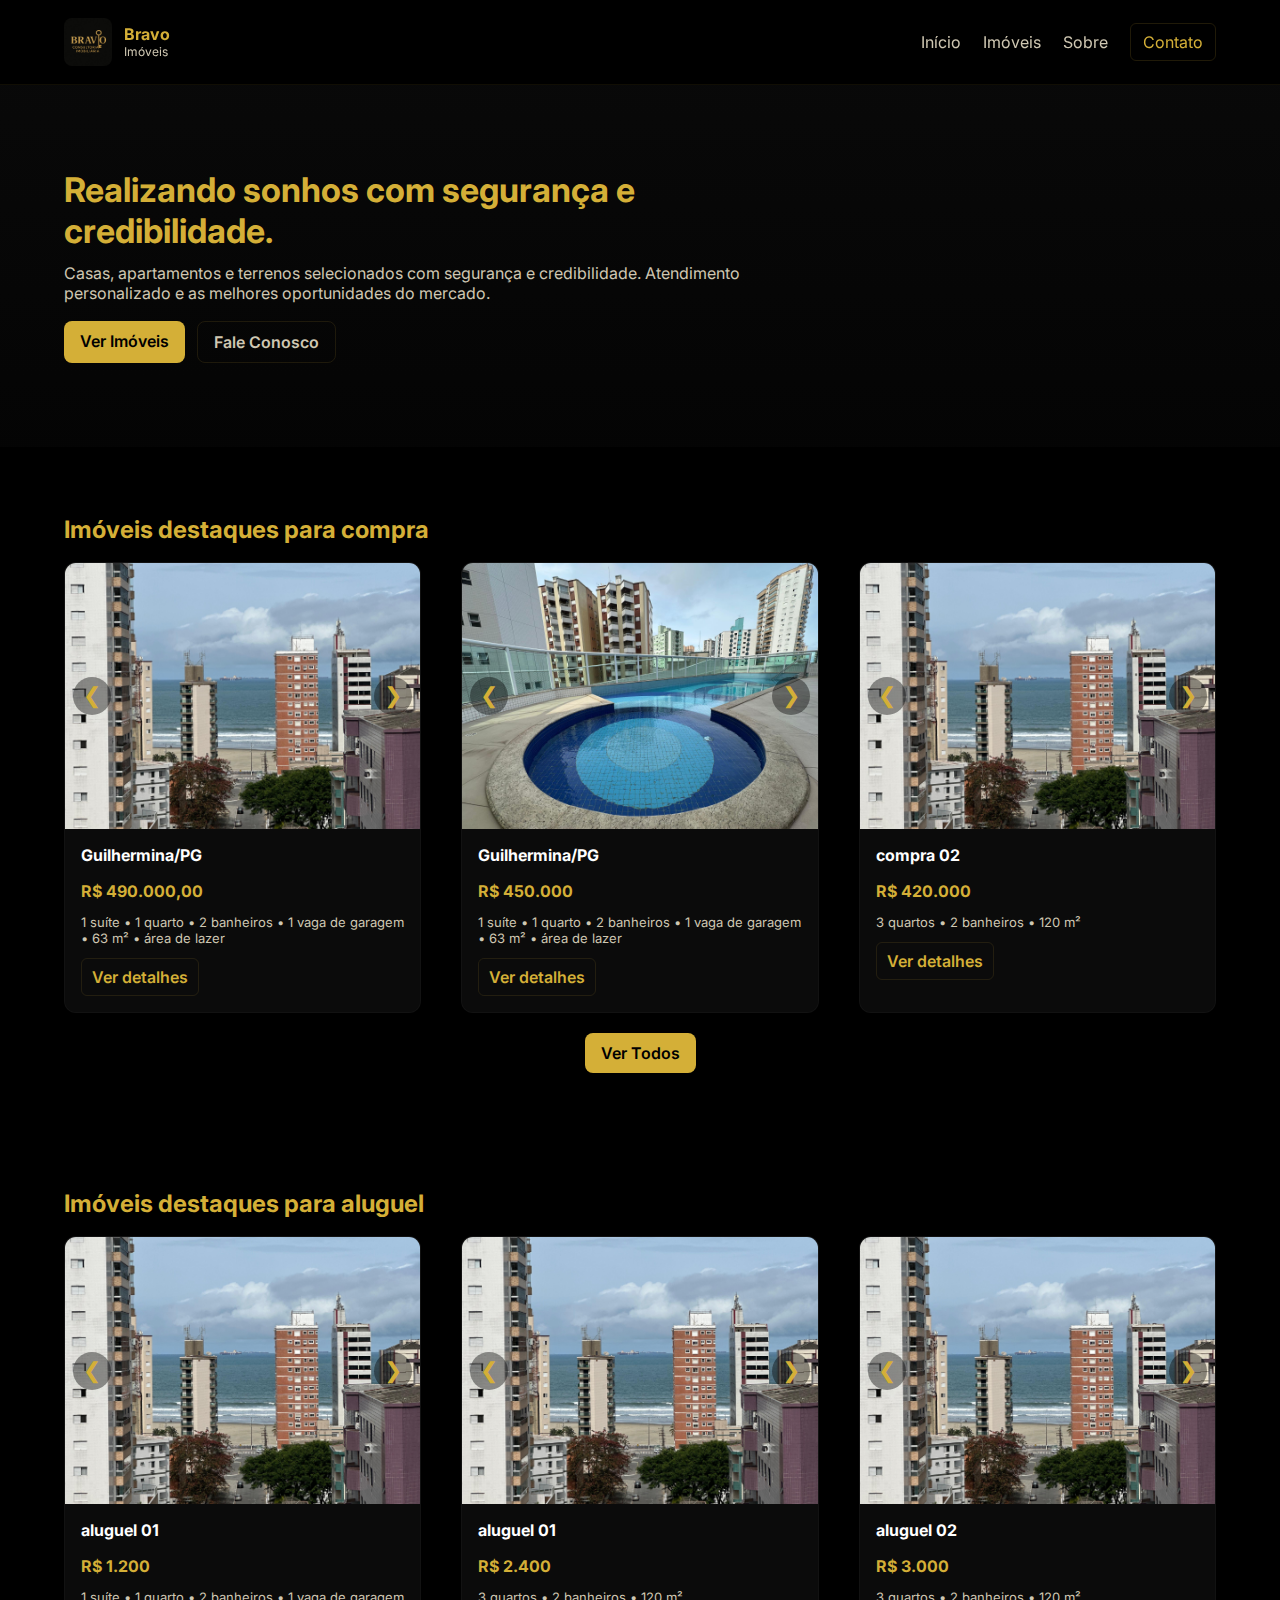
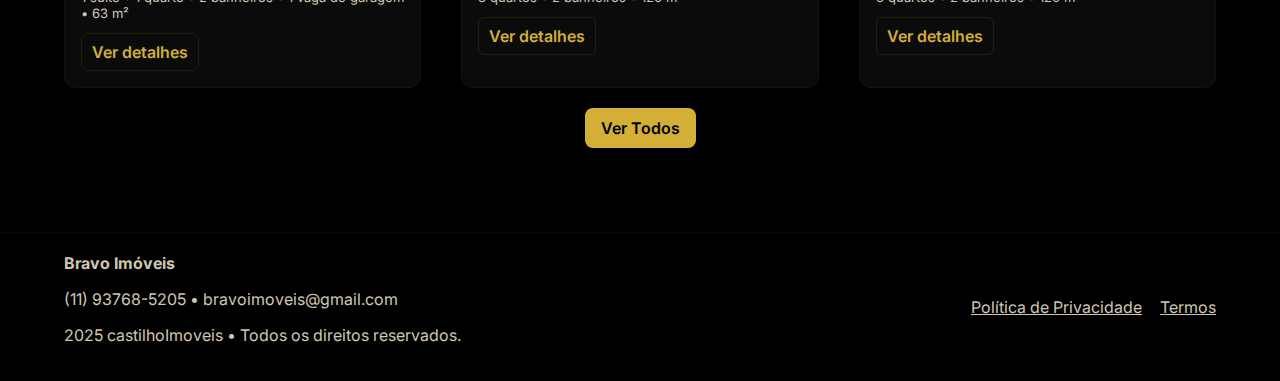
<file: index.html>
<!doctype html>
<html lang="pt-BR">
	<head>
		<meta charset="utf-8">
		<meta name="viewport" content="width=device-width, initial-scale=1">
		<title>Castilho Imóveis</title>
		<link rel="stylesheet" href="styles/home.css">
		<link rel="stylesheet" href="styles/global.css">
		<link rel="stylesheet" href="styles/mobile.css">
		<link href="https://fonts.googleapis.com/css2?family=Inter:wght@300;400;600;700&display=swap" rel="stylesheet">
	</head>
	<body>
		<header class="site-header">
			<div class="container header-inner">
				<div class="brand">
					<img src="imgs/Logo.jpeg" alt="">
					<div class="brand-text">
						<strong>Bravo</strong>
						<span>Imóveis</span>
					</div>
				</div>
				<nav class="nav" id="navMenu">
					<a href="#">Início</a>
					<a href="imoveis.html">Imóveis</a>
					<a href="sobre.html">Sobre</a>
					<a href="#" class="btn-outline">Contato</a>
				</nav>
				<button class="menu-toggle" id="menuToggle">☰</button>
			</div>
		</header>
		<main>
			<section class="hero">
				<div class="container hero-inner">
					<div class="hero-copy">
						<h1>Realizando sonhos com segurança e credibilidade.</h1>
						<p>Casas, apartamentos e terrenos selecionados com segurança e credibilidade. Atendimento personalizado e as melhores oportunidades do mercado.</p>
						<div class="hero-ctas">
							<a href="imoveis.html" class="btn btn-primary">Ver Imóveis</a>
							<a href="#contato" class="btn btn-ghost">Fale Conosco</a>
						</div>
					</div>
					
				</div>
			</section>
			<section id="imoveis" class="listings container">
				<h2>Imóveis destaques para compra</h2>
				<div class="grid">
					<article class="card">
						<div class="card-image carousel" data-carousel>
							<div class="carousel-images">
								<img src="imgs/aptos/apto01/19.jpeg" alt="">
								<img src="imgs/aptos/apto01/13.jpeg" alt="">
								<img src="imgs/aptos/apto01/10.jpeg" alt="">
								<img src="imgs/aptos/apto01/32.jpeg" alt="">
							</div>
							<button class="prev">&#10094;</button>
							<button class="next">&#10095;</button>
							</div>
						<div class="card-body">
							<h3>Guilhermina/PG</h3>
							<p class="price">R$ 490.000,00</p>
							<p class="meta">1 suíte • 1 quarto • 2 banheiros • 1 vaga de garagem • 63 m² • área de lazer </p>
							<a class="btn btn-sm" href="#" onclick="verDetalhes(1)">Ver detalhes</a>
						</div>
					</article>
					<!-- ap02 -->
					<article class="card">
						<div class="card-image carousel" data-carousel>
							<div class="carousel-images">
								<img src="imgs/aptos/apto02/01.jpeg" alt="">
								<img src="imgs/aptos/apto02/12.jpeg" alt="">
								<img src="imgs/aptos/apto02/14.jpeg" alt="">
								<img src="imgs/aptos/apto02/17.jpeg" alt="">
								<img src="imgs/aptos/apto02/17.jpeg" alt="">
								<img src="imgs/aptos/apto02/19.jpeg" alt="">
							</div>
							<button class="prev">&#10094;</button>
							<button class="next">&#10095;</button>
							</div>
						<div class="card-body">
							<h3>Guilhermina/PG</h3>
							<p class="price">R$ 450.000</p>
							<p class="meta">1 suíte • 1 quarto • 2 banheiros • 1 vaga de garagem • 63 m² • área de lazer</p>
							<a class="btn btn-sm" href="#" onclick="verDetalhes(3)">Ver detalhes</a>
						</div>
					</article>
					<!-- ap03 -->
					<article class="card">
						<div class="card-image carousel" data-carousel>
							<div class="carousel-images">
								<img src="imgs/aptos/apto01/19.jpeg" alt="">
								<img src="imgs/aptos/apto01/13.jpeg" alt="">
								<img src="imgs/aptos/apto01/10.jpeg" alt="">
								<img src="imgs/aptos/apto01/32.jpeg" alt="">
							</div>
							<button class="prev">&#10094;</button>
							<button class="next">&#10095;</button>
							</div>
						<div class="card-body">
							<h3>compra 02</h3>
							<p class="price">R$ 420.000</p>
							<p class="meta">3 quartos • 2 banheiros • 120 m²</p>
							<a class="btn btn-sm" href="#" onclick="verDetalhes(4)">Ver detalhes</a>
						</div>
					</article>	
				</div>
				<div class="ver-todos-container">
						<a class="btn btn-sm-mid" href="comprar.html">Ver Todos</a>
					</div>
			</section>
			<!-- aluguel -->
			 <section id="imoveis" class="listings container">
				<h2>Imóveis destaques para aluguel</h2>
				<div class="grid">
					<article class="card">
						<div class="card-image carousel" data-carousel>
							<div class="carousel-images">
								<img src="imgs/aptos/apto01/19.jpeg" alt="">
								<img src="imgs/aptos/apto01/13.jpeg" alt="">
								<img src="imgs/aptos/apto01/10.jpeg" alt="">
								<img src="imgs/aptos/apto01/32.jpeg" alt="">
							</div>
							<button class="prev">&#10094;</button>
							<button class="next">&#10095;</button>
							</div>
						<div class="card-body">
							<h3>aluguel 01</h3>
							<p class="price">R$ 1.200</p>
							<p class="meta">1 suíte • 1 quarto • 2 banheiros • 1 vaga de garagem • 63 m²</p>
							<a class="btn btn-sm" href="#" onclick="verDetalhes(2)">Ver detalhes</a>
						</div>
					</article>
					<article class="card">
						<div class="card-image carousel" data-carousel>
							<div class="carousel-images">
								<img src="imgs/aptos/apto01/19.jpeg" alt="">
								<img src="imgs/aptos/apto01/13.jpeg" alt="">
								<img src="imgs/aptos/apto01/10.jpeg" alt="">
								<img src="imgs/aptos/apto01/32.jpeg" alt="">
							</div>
							<button class="prev">&#10094;</button>
							<button class="next">&#10095;</button>
							</div>
						<div class="card-body">
							<h3>aluguel 01</h3>
							<p class="price">R$ 2.400</p>
							<p class="meta">3 quartos • 2 banheiros • 120 m²</p>
							<a class="btn btn-sm" href="#" onclick="verDetalhes(4)">Ver detalhes</a>
						</div>
					</article>
					<article class="card">
						<div class="card-image carousel" data-carousel>
							<div class="carousel-images">
								<img src="imgs/aptos/apto01/19.jpeg" alt="">
								<img src="imgs/aptos/apto01/13.jpeg" alt="">
								<img src="imgs/aptos/apto01/10.jpeg" alt="">
								<img src="imgs/aptos/apto01/32.jpeg" alt="">
							</div>
							<button class="prev">&#10094;</button>
							<button class="next">&#10095;</button>
							</div>
						<div class="card-body">
							<h3>aluguel 02</h3>
							<p class="price">R$ 3.000</p>
							<p class="meta">3 quartos • 2 banheiros • 120 m²</p>
							<a class="btn btn-sm" href="#" onclick="verDetalhes(4)">Ver detalhes</a>
						</div>
					</article>	
				</div>
				<div class="ver-todos-container">
						<a class="btn btn-sm-mid" href="comprar.html">Ver Todos</a>
					</div>
			</section>
		</main>

		<footer class="site-footer">
			<div class="container footer-inner">
				<div>
					<strong>Bravo Imóveis</strong>
					<p>(11) 93768-5205 • bravoimoveis@gmail.com</p>
			
					<p>2025 castilhoImoveis • Todos os direitos reservados.</p>
				</div>
				<div class="footer-links">
					<a href="#">Política de Privacidade</a>
					<a href="#">Termos</a>
				</div>
			</div>
		</footer>
		<script src="scripts/script.js"></script>
		<script src="scripts/filtro.js" type="module"></script>
		
	</body>
</html>
</file>
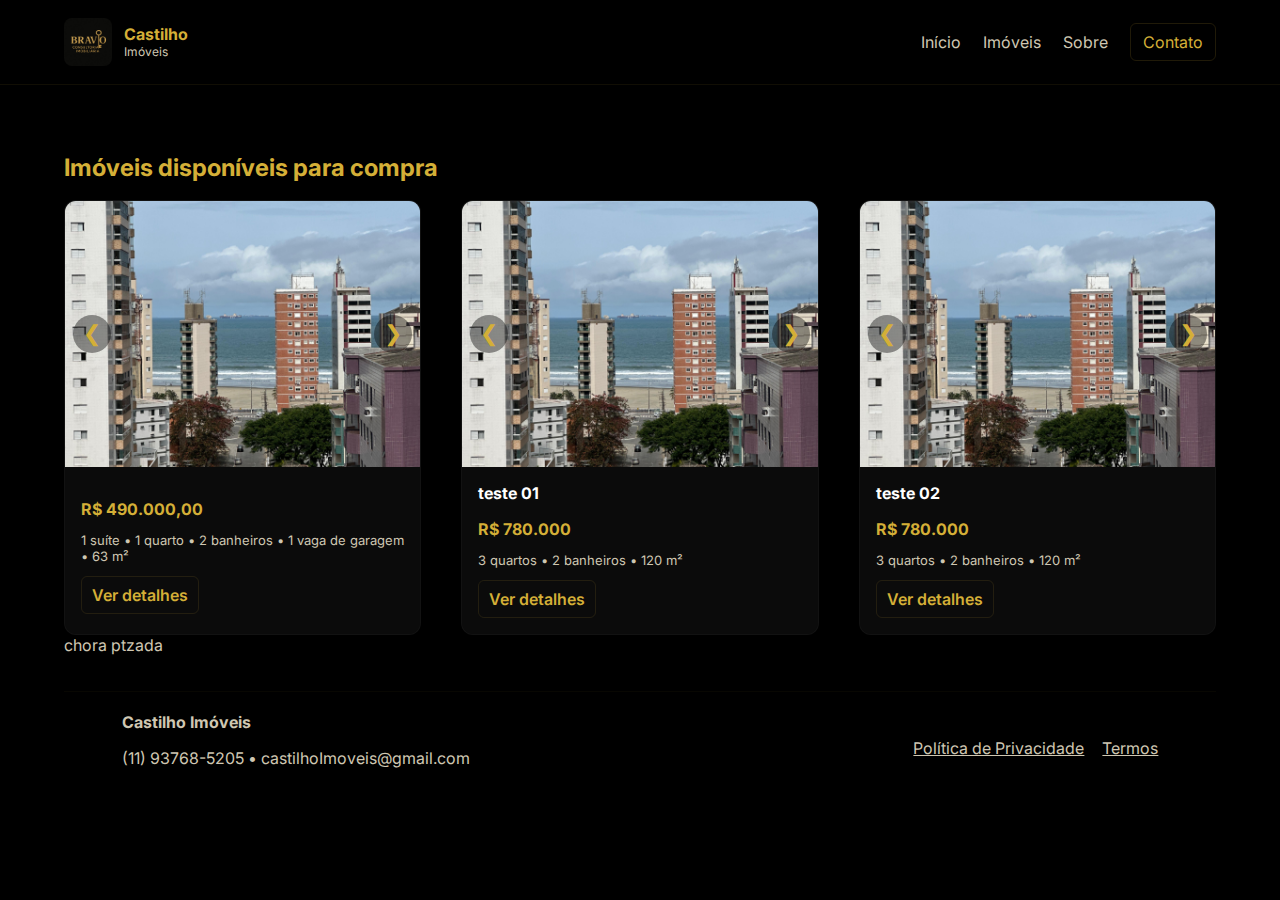
<file: comprar.html>
<!doctype html>
<html lang="pt-BR">
	<head>
		<meta charset="utf-8">
		<meta name="viewport" content="width=device-width, initial-scale=1">
		<title>Castilho Imóveis</title>
		<link rel="stylesheet" href="styles/comprar.css">
		<link rel="stylesheet" href="styles/global.css">
		<link rel="stylesheet" href="styles/mobile.css">
		<link href="https://fonts.googleapis.com/css2?family=Inter:wght@300;400;600;700&display=swap" rel="stylesheet">
	</head>
	<body>
		<header class="site-header">
			<div class="container header-inner">
				<div class="brand">
					<img src="imgs/Logo.jpeg" alt="">
					<div class="brand-text">
						<strong>Castilho</strong>
						<span>Imóveis</span>
					</div>
				</div>
				<nav class="nav" id="navMenu">
					<a href="index.html">Início</a>
					<a href="imoveis.html">Imóveis</a>
					<a href="sobre.html">Sobre</a>
					<a href="#" class="btn-outline">Contato</a>
				</nav>
				<button class="menu-toggle" id="menuToggle">☰</button>
			</div>
		</header>
                <section id="imoveis" class="listings container">
				<h2>Imóveis disponíveis para compra</h2>
				<div class="grid">
					<article class="card">
						<div class="card-image carousel" data-carousel>
							<div class="carousel-images">
								<img src="imgs/aptos/apto01/19.jpeg" alt="">
								<img src="imgs/aptos/apto01/13.jpeg" alt="">
								<img src="imgs/aptos/apto01/10.jpeg" alt="">
								<img src="imgs/aptos/apto01/32.jpeg" alt="">
							</div>
							<button class="prev">&#10094;</button>
							<button class="next">&#10095;</button>
							</div>
						<div class="card-body">
							<h3></h3>
							<p class="price">R$ 490.000,00</p>
							<p class="meta">1 suíte • 1 quarto • 2 banheiros • 1 vaga de garagem • 63 m²</p>
							<a class="btn btn-sm" href="#">Ver detalhes</a>
						</div>
					</article>
					<article class="card">
						<div class="card-image carousel" data-carousel>
							<div class="carousel-images">
								<img src="imgs/aptos/apto01/19.jpeg" alt="">
								<img src="imgs/aptos/apto01/13.jpeg" alt="">
								<img src="imgs/aptos/apto01/10.jpeg" alt="">
								<img src="imgs/aptos/apto01/32.jpeg" alt="">
							</div>
							<button class="prev">&#10094;</button>
							<button class="next">&#10095;</button>
							</div>
						<div class="card-body">
							<h3>teste 01</h3>
							<p class="price">R$ 780.000</p>
							<p class="meta">3 quartos • 2 banheiros • 120 m²</p>
							<a class="btn btn-sm" href="#">Ver detalhes</a>
						</div>
					</article>
					<article class="card">
						<div class="card-image carousel" data-carousel>
							<div class="carousel-images">
								<img src="imgs/aptos/apto01/19.jpeg" alt="">
								<img src="imgs/aptos/apto01/13.jpeg" alt="">
								<img src="imgs/aptos/apto01/10.jpeg" alt="">
								<img src="imgs/aptos/apto01/32.jpeg" alt="">
							</div>
							<button class="prev">&#10094;</button>
							<button class="next">&#10095;</button>
							</div>
						<div class="card-body">
							<h3>teste 02</h3>
							<p class="price">R$ 780.000</p>
							<p class="meta">3 quartos • 2 banheiros • 120 m²</p>
							<a class="btn btn-sm" href="#">Ver detalhes</a>
						</div>
					</article>	
				</div>


chora ptzada
        <footer class="site-footer">
                <div class="container footer-inner">
                    <div>
                        <strong>Castilho Imóveis</strong>
                        <p>(11) 93768-5205 • castilhoImoveis@gmail.com</p>
                    </div>
                    <div class="footer-links">
                        <a href="#">Política de Privacidade</a>
                        <a href="#">Termos</a>
                    </div>
                </div>
            </footer>
		<script src="scripts/script.js"></script>
	</body>
</html>
</file>
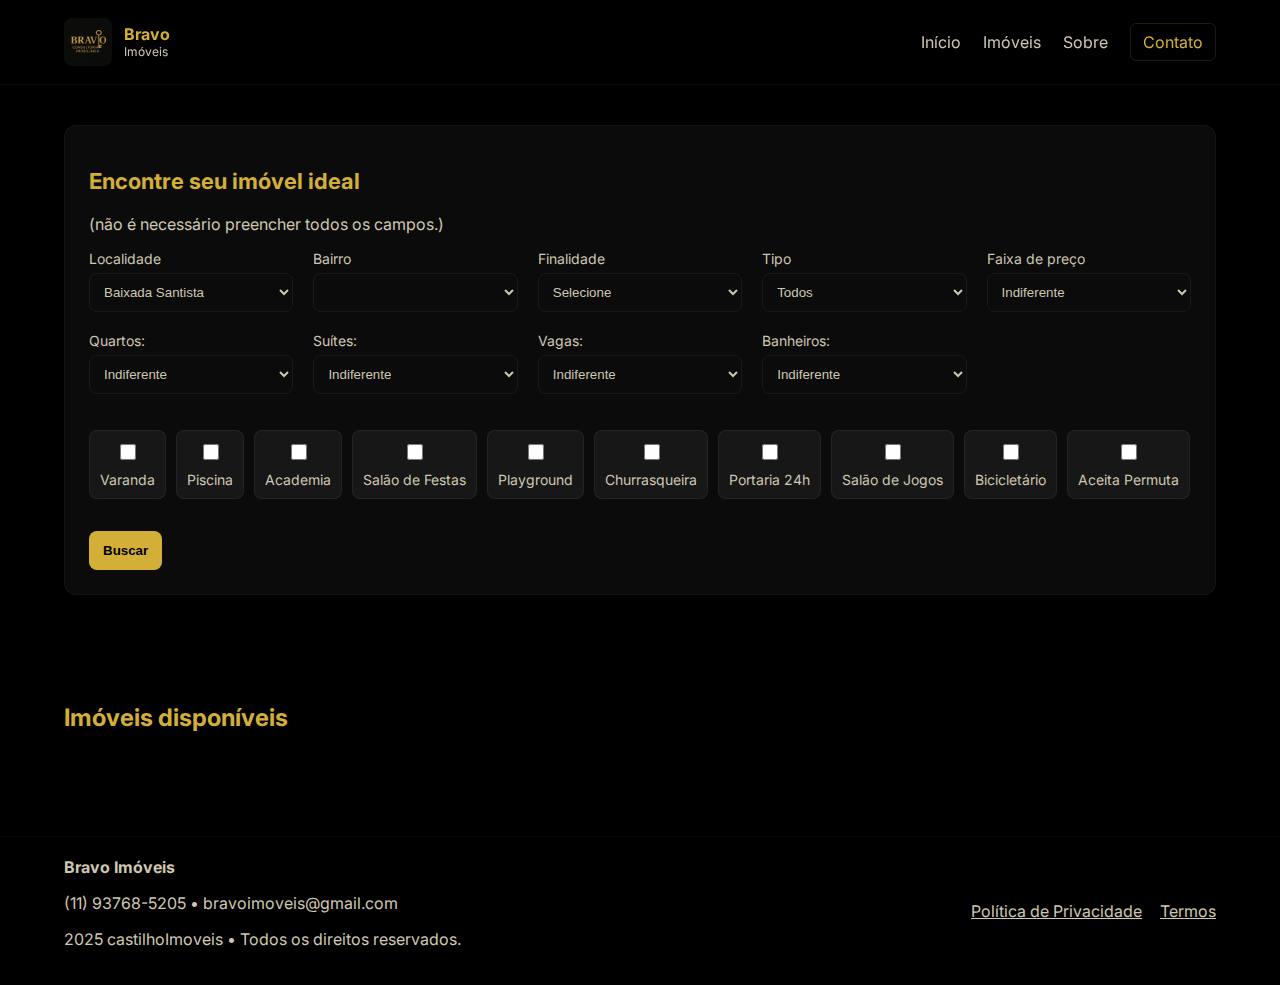
<file: imoveis.html>
<!doctype html>
<html lang="pt-BR">
<head>
    <meta charset="utf-8">
    <meta name="viewport" content="width=device-width, initial-scale=1">
    <title>Castilho Imóveis</title>
    <link rel="stylesheet" href="styles/imoveis.css">
    <link rel="stylesheet" href="styles/global.css">
    <link rel="stylesheet" href="styles/mobile.css">
    <link href="https://fonts.googleapis.com/css2?family=Inter:wght@300;400;600;700&display=swap" rel="stylesheet">
</head>

<body>
<header class="site-header">
    <div class="container header-inner">
        <div class="brand">
            <img src="imgs/Logo.jpeg" alt="">
            <div class="brand-text">
                <strong>Bravo</strong>
                <span>Imóveis</span>
            </div>
        </div>

        <nav class="nav" id="navMenu">
            <a href="index.html">Início</a>
            <a href="imoveis.html">Imóveis</a>
            <a href="sobre.html">Sobre</a>
            <a href="#" class="btn-outline">Contato</a>
        </nav>

        <button class="menu-toggle" id="menuToggle">☰</button>
    </div>
</header>

<section class="search-section">
    <div class="search-card container">
        <h2>Encontre seu imóvel ideal</h2>
        <p>(não é necessário preencher todos os campos.)</p>

        <form class="search-form" aria-label="Busca de imóveis">

            <label>Localidade
                <select name="Localidade" id="Localidade">
                    <option value="baxd">Baixada Santista</option>
                    <option value="snts">Santos/SP</option>
                    <option value="pg">Praia Grande/SP</option>
                    <option value="sv">São Vicente/SP</option>
                </select>
            </label>

            <label>Bairro
                <select name="Bairro" id="bairro">
                    <option value=""></option>
                </select>
            </label>

            <label>Finalidade
                <select name="finalidade" id="finalidade">
                    <option value="null">Selecione</option>
                    <option value="compra">Comprar</option>
                    <option value="aluguel">Alugar</option>
                </select>
            </label>

            <label>Tipo
                <select name="tipo" id="tipo">
                    <option value="tds">Todos</option>
                    <option value="casa">Casa</option>
                    <option value="apto">Apartamento</option>
                    <option value="terreno">Terreno</option>
                </select>
            </label>

            <label>Faixa de preço
                <select name="preco" id="preco">
                    <option value="indif">Indiferente</option>
                    <option value="ateTrezen">Até R$ 300.000</option>
                    <option value="ateOitocen">R$ 300.000 - R$ 800.000</option>
                    <option value="acimaOitocen">Acima de R$ 800.000</option>
                </select>
            </label>

            <label>Quartos:
                <select id="fa_quartos">
                    <option value="">Indiferente</option>
                    <option value="1">1+</option>
                    <option value="2">2+</option>
                    <option value="3">3+</option>
                    <option value="4">4+</option>
                </select>
            </label>

            <label>Suítes:
                <select id="fa_suites">
                    <option value="">Indiferente</option>
                    <option value="1">1+</option>
                    <option value="2">2+</option>
                    <option value="3">3+</option>
                </select>
            </label>

            <label>Vagas:
                <select id="fa_vagas">
                    <option value="">Indiferente</option>
                    <option value="1">1+</option>
                    <option value="2">2+</option>
                    <option value="3">3+</option>
                </select>
            </label>

            <label>Banheiros:
                <select id="fa_banheiros">
                    <option value="">Indiferente</option>
                    <option value="1">1+</option>
                    <option value="2">2+</option>
                    <option value="3">3+</option>
                </select>
            </label>
            <div class="comodidades">
                <label><input type="checkbox" class="fa_com" value="varanda"> Varanda</label>
                <label><input type="checkbox" class="fa_com" value="piscina"> Piscina</label>
                <label><input type="checkbox" class="fa_com" value="academia"> Academia</label>
                <label><input type="checkbox" class="fa_com" value="salao_festas"> Salão de Festas</label>
                <label><input type="checkbox" class="fa_com" value="playground"> Playground</label>
                <label><input type="checkbox" class="fa_com" value="churrasqueira"> Churrasqueira</label>
                <label><input type="checkbox" class="fa_com" value="portaria_24h"> Portaria 24h</label>
                <label><input type="checkbox" class="fa_com" value="salao_jogos"> Salão de Jogos</label>
                <label><input type="checkbox" class="fa_com" value="bicicletario"> Bicicletário</label>
                <label><input type="checkbox" class="fa_com" value="permuta"> Aceita Permuta</label>
            </div>
            <div>
            <button class="btn btn-search">Buscar</button>
            </div>
        </form>
    </div>
</section>



<section id="imoveis" class="listings container">
    <h2>Imóveis disponíveis</h2>
    <h2></h2>

    <div class="grid" id="listaImoveis"></div>
</section>


<footer class="site-footer">
    <div class="container footer-inner">
        <div>
            <strong>Bravo Imóveis</strong>
            <p>(11) 93768-5205 • bravoimoveis@gmail.com</p>
            <p>2025 castilhoImoveis • Todos os direitos reservados.</p>
        </div>
        <div class="footer-links">
            <a href="#">Política de Privacidade</a>
            <a href="#">Termos</a>
        </div>
    </div>
</footer>

<script src="scripts/script.js"></script>
<script src="scripts/bairros.js"></script>
<script src="scripts/filtro.js"></script>

</body>
</html>
</file>
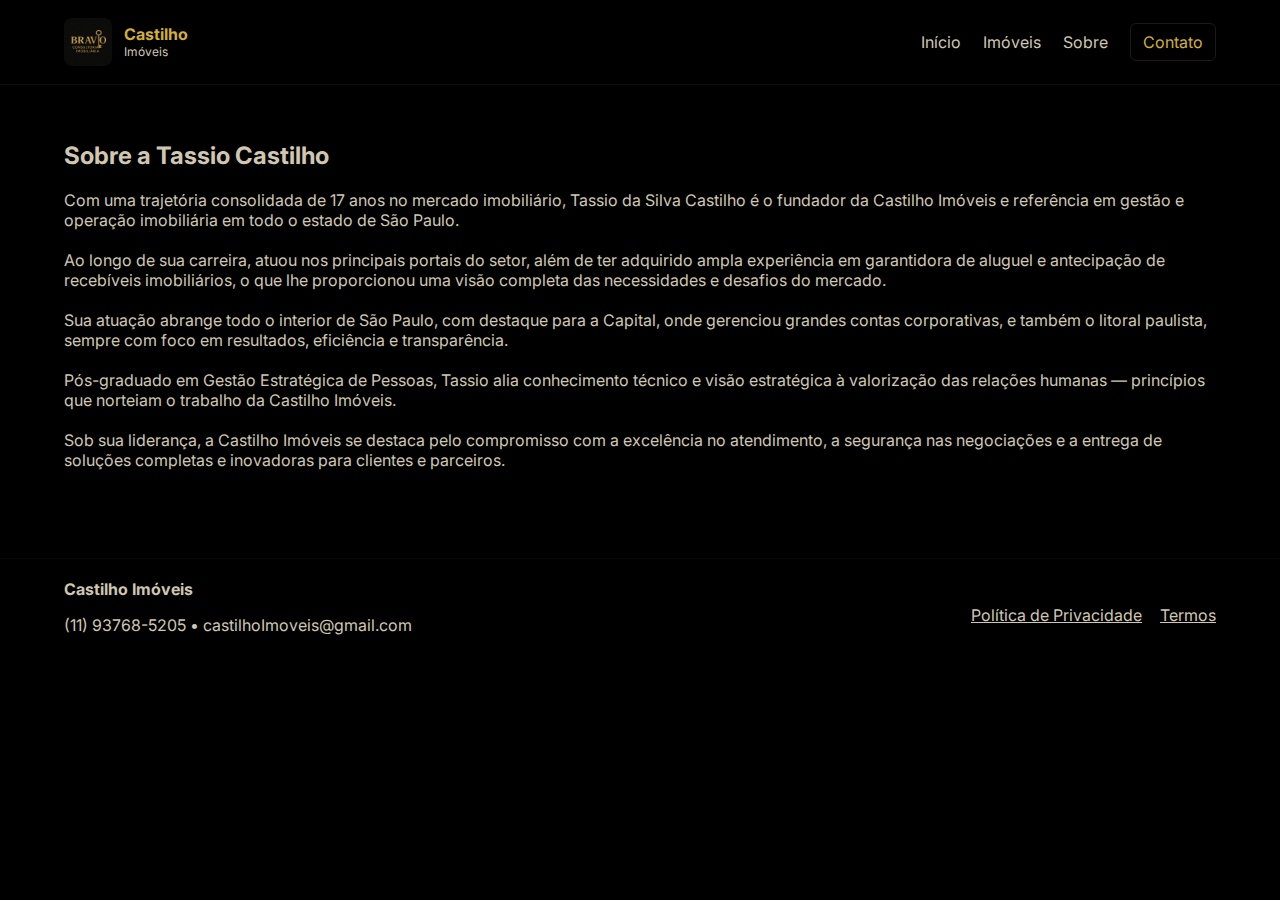
<file: sobre.html>
<!doctype html>
<html lang="pt-BR">
	<head>
		<meta charset="utf-8">
		<meta name="viewport" content="width=device-width, initial-scale=1">
		<title>Castilho Imóveis</title>
		<link rel="stylesheet" href="styles/sobre.css">
		<link rel="stylesheet" href="styles/global.css">
		<link rel="stylesheet" href="styles/mobile.css">
		<link href="https://fonts.googleapis.com/css2?family=Inter:wght@300;400;600;700&display=swap" rel="stylesheet">
	</head>
	<body>
		<header class="site-header">
			<div class="container header-inner">
				<div class="brand">
					<img src="imgs/Logo.jpeg" alt="">
					<div class="brand-text">
						<strong>Castilho</strong>
						<span>Imóveis</span>
					</div>
				</div>
				<nav class="nav" id="navMenu">
					<a href="index.html">Início</a>
					<a href="imoveis.html">Imóveis</a>
					<a href="#">Sobre</a>
					<a href="#" class="btn-outline">Contato</a>
				</nav>
				<button class="menu-toggle" id="menuToggle">☰</button>
			</div>
		</header>

        <section id="sobre" class="about container">
				<h2>Sobre a Tassio Castilho</h2>
				<p>

                    Com uma trajetória consolidada de 17 anos no mercado imobiliário, Tassio da Silva Castilho é o fundador da Castilho Imóveis e referência em gestão e operação imobiliária em todo o estado de São Paulo. <br>
                    <br>
                    Ao longo de sua carreira, atuou nos principais portais do setor, além de ter adquirido ampla experiência em garantidora de aluguel e antecipação de recebíveis imobiliários, o que lhe proporcionou uma visão completa das necessidades e desafios do mercado. <br>
                    <br>
                    Sua atuação abrange todo o interior de São Paulo, com destaque para a Capital, onde gerenciou grandes contas corporativas, e também o litoral paulista, sempre com foco em resultados, eficiência e transparência. <br>
                    <br>
                    Pós-graduado em Gestão Estratégica de Pessoas, Tassio alia conhecimento técnico e visão estratégica à valorização das relações humanas — princípios que norteiam o trabalho da Castilho Imóveis. <br>
                    <br>
                    Sob sua liderança, a Castilho Imóveis se destaca pelo compromisso com a excelência no atendimento, a segurança nas negociações e a entrega de soluções completas e inovadoras para clientes e parceiros.
                </p>
		</section>

        <footer class="site-footer">
                <div class="container footer-inner">
                    <div>
                        <strong>Castilho Imóveis</strong>
                        <p>(11) 93768-5205 • castilhoImoveis@gmail.com</p>
                    </div>
                    <div class="footer-links">
                        <a href="#">Política de Privacidade</a>
                        <a href="#">Termos</a>
                    </div>
                </div>
            </footer>
		<script src="scripts/script.js"></script>
	</body>
</html>
</file>
<file: styles/home.css>
/* ===== Hero ===== */
.hero {
  padding: 48px 0;
  background: linear-gradient(180deg, rgba(14, 14, 14, 0.6), rgba(6, 6, 6, 0.7));
}

.hero-inner {
  display: grid;
  grid-template-columns: 1fr 360px;
  gap: 36px;
  align-items: start;
  padding: 36px 0;
}

.hero-copy h1 {
  color: var(--gold);
  font-size: 34px;
  margin: 0 0 12px;
}

.hero-copy p {
  color: var(--muted);
  margin: 0 0 18px;
}

.hero-ctas {
  display: flex;
  gap: 12px;
}

/* ===== Buttons ===== */
.btn {
  display: inline-block;
  padding: 10px 16px;
  border-radius: 8px;
  text-decoration: none;
  font-weight: 600;
  color: #000;
  background: var(--gold);
  transition: 0.2s;
}

.btn-primary {
  background: var(--gold);
}

.btn-ghost {
  background: transparent;
  border: 1px solid rgba(212, 175, 55, 0.12);
  color: var(--muted);
}

.btn-search {
  background: var(--gold);
  color: #000;
  border: none;
  padding: 12px 14px;
  border-radius: 8px;
  margin-top: 12px;
}

.btn-sm {
  background: transparent;
  border: 1px solid rgba(212, 175, 55, 0.12);
  color: var(--gold);
  padding: 8px 10px;
  border-radius: 6px;
}

.ver-todos-container {
  display: flex;
  justify-content: center;
  margin-top: 20px;
}

.btn-ver-todos {
  background: var(--gold);
  color: #000;
  padding: 10px 18px;
  border-radius: 6px;
  text-decoration: none;
  font-weight: 600;
  transition: 0.2s;
}

.btn-ver-todos:hover {
  background: var(--gold-dark);
  transform: scale(1.05);
}

/* ===== Search Form ===== */
.search-form {
  background: var(--panel);
  padding: 16px;
  border-radius: 10px;
  border: 1px solid rgba(255, 255, 255, 0.03);
}

.search-form label {
  display: block;
  color: var(--muted);
  font-size: 13px;
  margin-bottom: 8px;
}

.search-form input,
.search-form select {
  width: 100%;
  padding: 10px;
  border-radius: 8px;
  border: 1px solid rgba(255, 255, 255, 0.04);
  background: transparent;
  color: var(--muted);
  margin-top: 6px;
}

/* ===== Listings ===== */
.listings {
  padding: 48px 0;
}

.listings h2 {
  color: var(--gold);
  margin-bottom: 18px;
}

.grid {
  display: grid;
  grid-template-columns: repeat(auto-fit, minmax(320px, 1fr));
  gap: 40px;
}

/* ==== Card ==== */
.card {
  background: var(--panel);
  border-radius: 12px;
  overflow: hidden;
  border: 1px solid rgba(255, 255, 255, 0.03);
  display: flex;
  flex-direction: column;
}

/* proporção 4:3 p/ imagens */
.card-image {
  aspect-ratio: 4 / 3;
  overflow: hidden;
  background: linear-gradient(135deg, #111, #222);
  position: relative;
}

/* ==== Carousel ==== */
.carousel {
  position: relative;
}

.carousel-images {
  display: flex;
  width: 100%;
  height: 100%;
  transition: transform 0.5s ease;
}

.carousel-images img {
  width: 100%;
  height: 100%;
  object-fit: cover;
  flex-shrink: 0;
}

/* Botões do carrossel */
.carousel button {
  position: absolute;
  top: 50%;
  transform: translateY(-50%);
  background: rgba(0, 0, 0, 0.4);
  color: var(--gold);
  border: none;
  font-size: 22px;
  cursor: pointer;
  padding: 6px 10px;
  border-radius: 50%;
  transition: 0.3s;
  z-index: 2;
}

.carousel button:hover {
  background: rgba(212, 175, 55, 0.2);
  color: #fff;
}

.carousel .prev {
  left: 8px;
}

.carousel .next {
  right: 8px;
}

/* corpo do card */
.card-body {
  padding: 16px;
}

.card-body h3 {
  margin: 0 0 8px;
  color: #fff;
  font-size: 16px;
}

.price {
  color: var(--gold);
  font-weight: 700;
  margin-bottom: 6px;
}

.meta {
  color: var(--muted);
  font-size: 13px;
  margin-bottom: 12px;
}



/* ===== Responsividade ===== */
@media (max-width: 768px) {
  .hero-inner {
    grid-template-columns: 1fr;
    gap: 24px;
  }

  .grid {
    gap: 28px;
  }

  .card-body {
    padding: 12px;
  }

  .carousel button {
    font-size: 18px;
    padding: 4px 8px;
  }
}
</file>
<file: styles/mobile.css>
/* Responsive */
@media (max-width:900px){
  .grid{grid-template-columns:repeat(2,1fr)}
  .hero-inner{grid-template-columns:1fr}
}
@media (max-width:600px){
  .grid{grid-template-columns:1fr}
  .nav{display:none}
  .brand-text strong{font-size:14px}
  .hero-copy h1{font-size:24px}
}

.menu-toggle {
  display: none;
  color: #ffff;
  font-size: 28px;
  background: none;
  border: none;
  cursor: pointer;
}

@media (max-width: 900px) {
  .menu-toggle {
    display: block;
  }

  .nav {
    display: none;
    flex-direction: column;
    background: rgb(0, 0, 0);
    position: absolute;
    top: 80px;
    left: 0;
    width: 100%;
    padding: 20px 0;
    box-shadow: 0 4px 10px rgba(0,0,0,0.1);
  }

  .nav a {
    display: block;
    text-align: center;
    padding: 10px 0;
  }

  /* Quando estiver ativo */
  .nav.active {
    display: flex;
  }
}
@media (max-width: 768px) {
  .search-form {
    grid-template-columns: 1fr;
  }

  .grid {
    gap: 28px;
  }

  .card-body {
    padding: 14px;
  }
}
@media (max-width: 880px) {
  .detalhe-grid {
    grid-template-columns: 1fr;
  }
}

@media (max-width: 600px) {
  .foto-principal {
    height: 300px;
  }

  .icons-info {
    gap: 20px;
  }

  .miniaturas img {
    height: 80px;
  }
}
@media (max-width: 900px) {
    .comodidades {
        grid-template-columns: repeat(3, 1fr); /* tablet */
    }
}

@media (max-width: 600px) {
    .comodidades {
        grid-template-columns: repeat(2, 1fr); /* celular */
    }
}

@media (max-width: 400px) {
    .comodidades {
        grid-template-columns: 1fr; /* telas muito pequenas */
    }
}
</file>
<file: styles/comprar.css>
/* ===== Listings ===== */
.listings {
  padding: 48px 0;
}

.listings h2 {
  color: var(--gold);
  margin-bottom: 18px;
}

.grid {
  display: grid;
  grid-template-columns: repeat(auto-fit, minmax(320px, 1fr));
  gap: 40px;
}
.card {
  background: var(--panel);
  border-radius: 12px;
  overflow: hidden;
  border: 1px solid rgba(255, 255, 255, 0.03);
  display: flex;
  flex-direction: column;
}

/* proporção 4:3 p/ imagens */
.card-image {
  aspect-ratio: 4 / 3;
  overflow: hidden;
  background: linear-gradient(135deg, #111, #222);
  position: relative;
}

/* ==== Carousel ==== */
.carousel {
  position: relative;
}

.carousel-images {
  display: flex;
  width: 100%;
  height: 100%;
  transition: transform 0.5s ease;
}

.carousel-images img {
  width: 100%;
  height: 100%;
  object-fit: cover;
  flex-shrink: 0;
}

/* Botões do carrossel */
.carousel button {
  position: absolute;
  top: 50%;
  transform: translateY(-50%);
  background: rgba(0, 0, 0, 0.4);
  color: var(--gold);
  border: none;
  font-size: 22px;
  cursor: pointer;
  padding: 6px 10px;
  border-radius: 50%;
  transition: 0.3s;
  z-index: 2;
}

.carousel button:hover {
  background: rgba(212, 175, 55, 0.2);
  color: #fff;
}

.carousel .prev {
  left: 8px;
}

.carousel .next {
  right: 8px;
}

/* corpo do card */
.card-body {
  padding: 16px;
}

.card-body h3 {
  margin: 0 0 8px;
  color: #fff;
  font-size: 16px;
}

.price {
  color: var(--gold);
  font-weight: 700;
  margin-bottom: 6px;
}

.meta {
  color: var(--muted);
  font-size: 13px;
  margin-bottom: 12px;
}
</file>
<file: styles/imoveis.css>
/* ===========================
   SEÇÃO DE BUSCA
=========================== */

.search-section {
  padding: 40px 0;
}

.search-card {
  background: var(--panel);
  border-radius: 12px;
  padding: 24px;
  border: 1px solid rgba(255, 255, 255, 0.04);
}

.search-card h2 {
  color: var(--gold);
  margin-bottom: 20px;
  font-size: 22px;
}

/* grid da busca */
.search-form {
  display: grid;
  grid-template-columns: repeat(auto-fit, minmax(180px, 1fr));
  gap: 20px;
}

.search-form label {
  display: flex;
  flex-direction: column;
  font-size: 14px;
  color: var(--muted);
}

.search-form select {
  margin-top: 6px;
  padding: 10px;
  border-radius: 8px;
  background: transparent;
  color: var(--muted);
  border: 1px solid rgba(255, 255, 255, 0.06);
}

.btn-search {
  margin-top: 28px;
  padding: 10px;
  background: var(--gold);
  color: #000;
  border-radius: 8px;
  border: none;
  font-weight: 600;
  cursor: pointer;
  transition: .3s;
}

.btn-search:hover {
  opacity: .8;
}
.comodidades {
  grid-column: 1 / -1;
  margin-top: 16px;
  display: flex;
  flex-wrap: wrap;
  gap: 10px;
}

.comodidades label {
    display: flex;
    align-items: center;
    gap: 8px;
    background: rgba(255,255,255,0.05);
    padding: 10px;
    border-radius: 8px;
    font-size: 14px;
    color: var(--muted);
    border: 1px solid rgba(255,255,255,0.06);
}

.comodidades label:hover {
    background: rgba(255, 255, 255, 0.10);
    border-color: rgba(255, 255, 255, 0.20);
}

.comodidades input[type="checkbox"] {
    width: 16px;
    height: 16px;
    accent-color: var(--gold);
    cursor: pointer;
}

.comodidades input[type="checkbox"]:checked + span {
    color: var(--gold);
    font-weight: 500;
}


/* ===========================
   LISTAGEM DE IMÓVEIS
=========================== */

.listings {
  padding: 48px 0;
}

.listings h2 {
  color: var(--gold);
  margin-bottom: 20px;
}

.grid {
  display: grid;
  grid-template-columns: repeat(auto-fit, minmax(310px, 1fr));
  gap: 36px;
}

/* Card */
.card {
  background: var(--panel);
  border-radius: 12px;
  overflow: hidden;
  border: 1px solid rgba(255,255,255,0.04);
  display: flex;
  flex-direction: column;
  transition: .3s;
}

.card:hover {
  transform: translateY(-4px);
  border-color: rgba(212,175,55,0.2);
}

/* imagem */
.card-image {
  aspect-ratio: 4 / 3;
  background: linear-gradient(135deg, #111, #1b1b1b);
  overflow: hidden;
  position: relative;
}

.card-image img {
  width: 100%;
  height: 100%;
  object-fit: cover;
}

/* corpo */
.card-body {
  padding: 16px;
}

.card-body h3 {
  font-size: 16px;
  color: #fff;
  margin-bottom: 8px;
}

.price {
  color: var(--gold);
  font-weight: 700;
  margin-bottom: 6px;
}

.meta {
  color: var(--muted);
  font-size: 13px;
  margin-bottom: 16px;
}

.card-body .btn-sm {
  display: inline-block;
  padding: 8px 12px;
  border-radius: 6px;
  background: var(--gold);
  color: #000;
  font-weight: 600;
  text-decoration: none;
  transition: .3s;
}

.card-body .btn-sm:hover {
  opacity: .8;
}


/* ===========================
   RESPONSIVIDADE
=========================== */
</file>
<file: styles/sobre.css>
/* ===== About ===== */
.about {
  padding: 36px 0;
  color: var(--muted);
}
</file>
<file: styles/global.css>
:root {
  --bg: #000000;
  --panel: #0b0b0b;
  --gold: #D4AF37;
  --gold-dark: #B2862A;
  --muted: #cfc7b2;
  --accent-weak: rgba(212, 175, 55, 0.08);
}
/* ===== Reset & Base ===== */
* {
  box-sizing: border-box;
}
html, body {
  height: 100%;
}
body {
  margin: 0;
  font-family: 'Inter', system-ui, -apple-system, 'Segoe UI', Roboto, 'Helvetica Neue', Arial;
  background: var(--bg);
  color: var(--muted);
  -webkit-font-smoothing: antialiased;
  -moz-osx-font-smoothing: grayscale;
}
.container {
  width: 90%;
  max-width: 1200px;
  margin: 0 auto;
}
/* Header */
.site-header{
  background:linear-gradient(0deg, rgba(0,0,0), rgba(0,0,0));
  border-bottom:1px solid rgba(212,175,55,0.08);
  position:sticky;
  top:0;
  z-index:40;
}
.brand img {
  width: 48px; 
  height: 48px;
  object-fit: cover; 
  border-radius: 8px; 
}
.header-inner{
  display:flex;
  align-items:center;
  justify-content:space-between;
  padding:18px 0;
}
.brand{
  display:flex;
  align-items:center;
  gap:12px
}
.logo-mark{
  display:inline-grid;
  place-items:center;
  width:48px;
  height:48px;
  border-radius:8px;
  background:linear-gradient(135deg,var(--gold),var(--gold-dark));
  color:#000;font-weight:700;
}
.brand-text strong{
  display:block;
  color:var(--gold);
  line-height:1
}
.brand-text span{
  font-size:12px;
  color:var(--muted);
  display:block;
  margin-top:2px}

.nav a{
  color:var(--muted);
  text-decoration:none;
  margin-left:18px
}
.nav a.btn-outline{
  padding:8px 12px;
  border:1px solid rgba(212,175,55,0.15);
  border-radius:6px;
  color:var(--gold)
}
/* Footer */
.site-footer{
  border-top:1px solid rgba(212,175,55,0.04);
  padding:20px 0;
  margin-top:36px
}
.footer-inner{
  display:flex;
  justify-content:space-between;
  align-items:center
}
.footer-links a{
  color:var(--muted);
  margin-left:14px
}
/* ===== Buttons ===== */
.btn {
  display: inline-block;
  padding: 10px 16px;
  border-radius: 8px;
  text-decoration: none;
  font-weight: 600;
  color: #000;
  background: var(--gold);
  transition: 0.2s;
}

.btn-primary {
  background: var(--gold);
}

.btn-ghost {
  background: transparent;
  border: 1px solid rgba(212, 175, 55, 0.12);
  color: var(--muted);
}

.btn-search {
  background: var(--gold);
  color: #000;
  border: none;
  padding: 12px 14px;
  border-radius: 8px;
  margin-top: 12px;
}

.btn-sm {
  background: transparent;
  border: 1px solid rgba(212, 175, 55, 0.12);
  color: var(--gold);
  padding: 8px 10px;
  border-radius: 6px;
}

.ver-todos-container {
  display: flex;
  justify-content: center;
  margin-top: 20px;
}

.btn-ver-todos {
  background: var(--gold);
  color: #000;
  padding: 10px 18px;
  border-radius: 6px;
  text-decoration: none;
  font-weight: 600;
  transition: 0.2s;
}

.btn:hover {
  background: var(--gold-dark);
  transform: scale(1.05);
}
</file>
